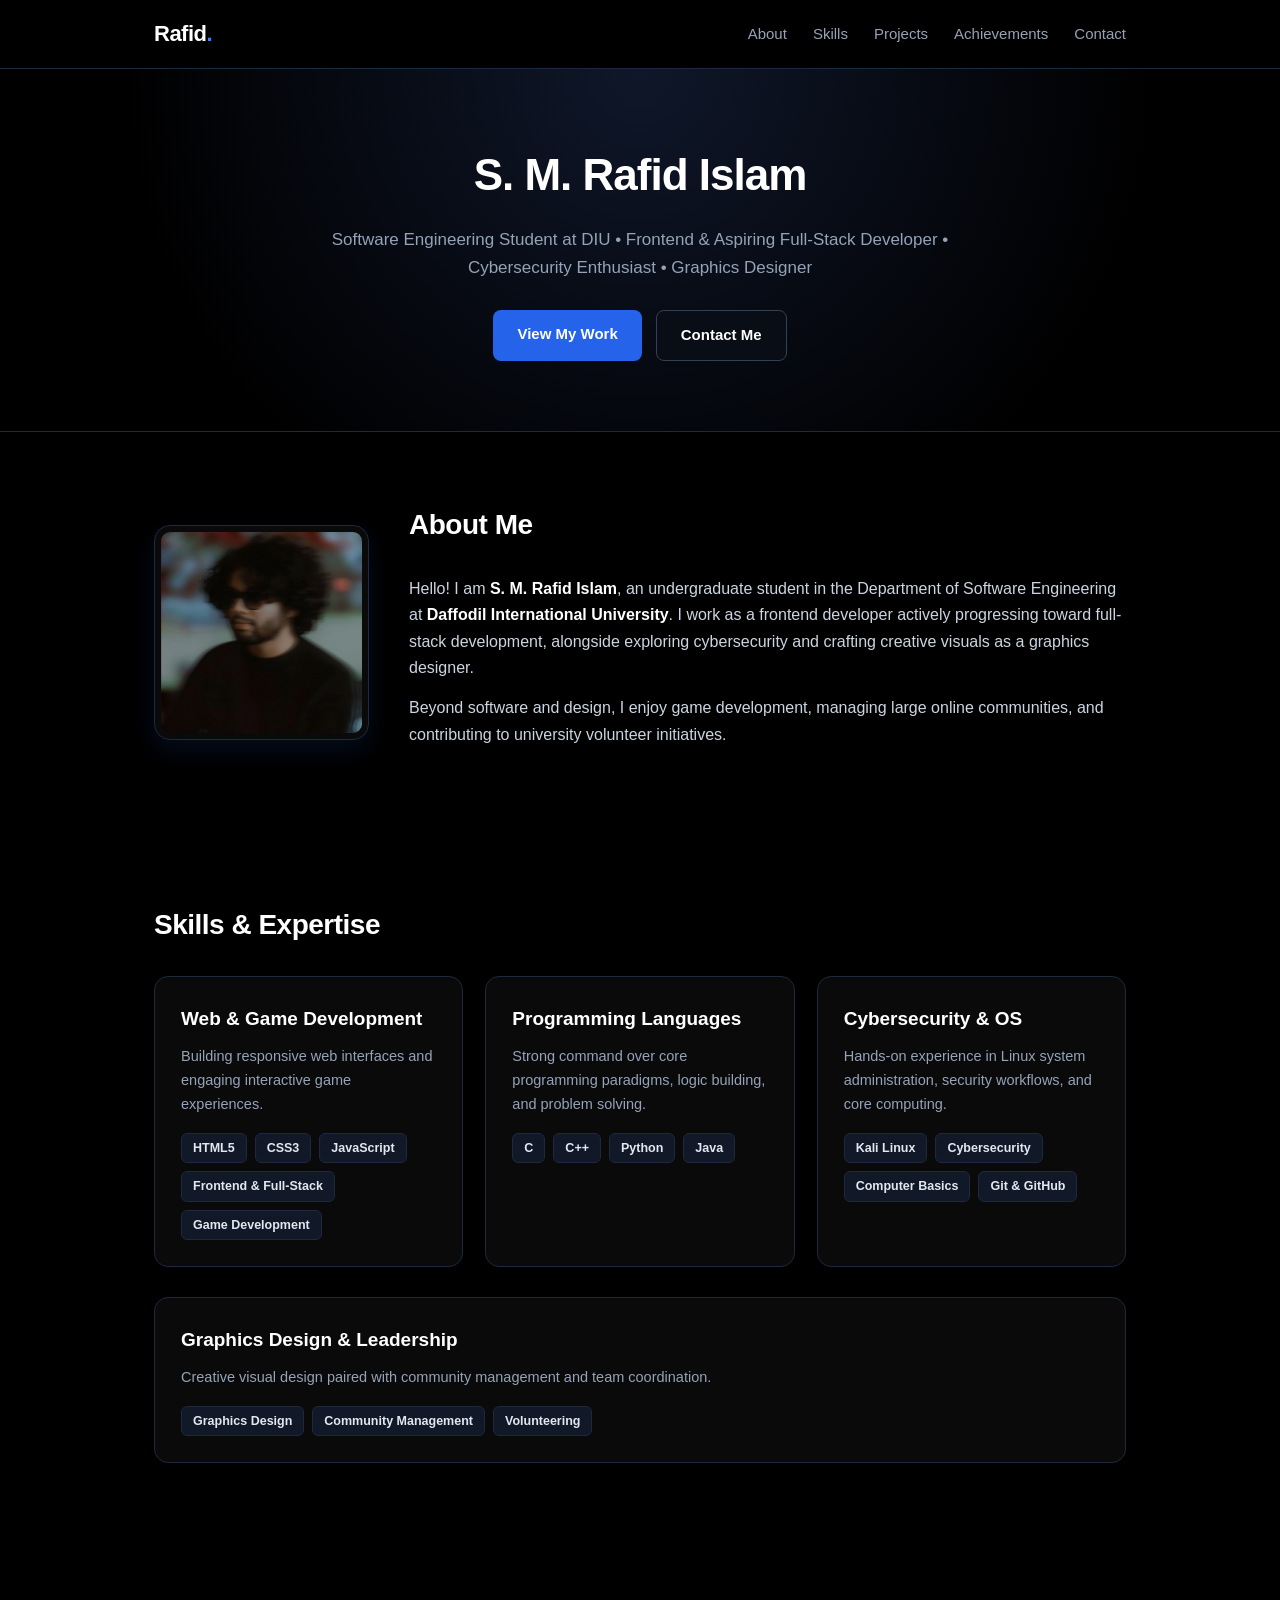
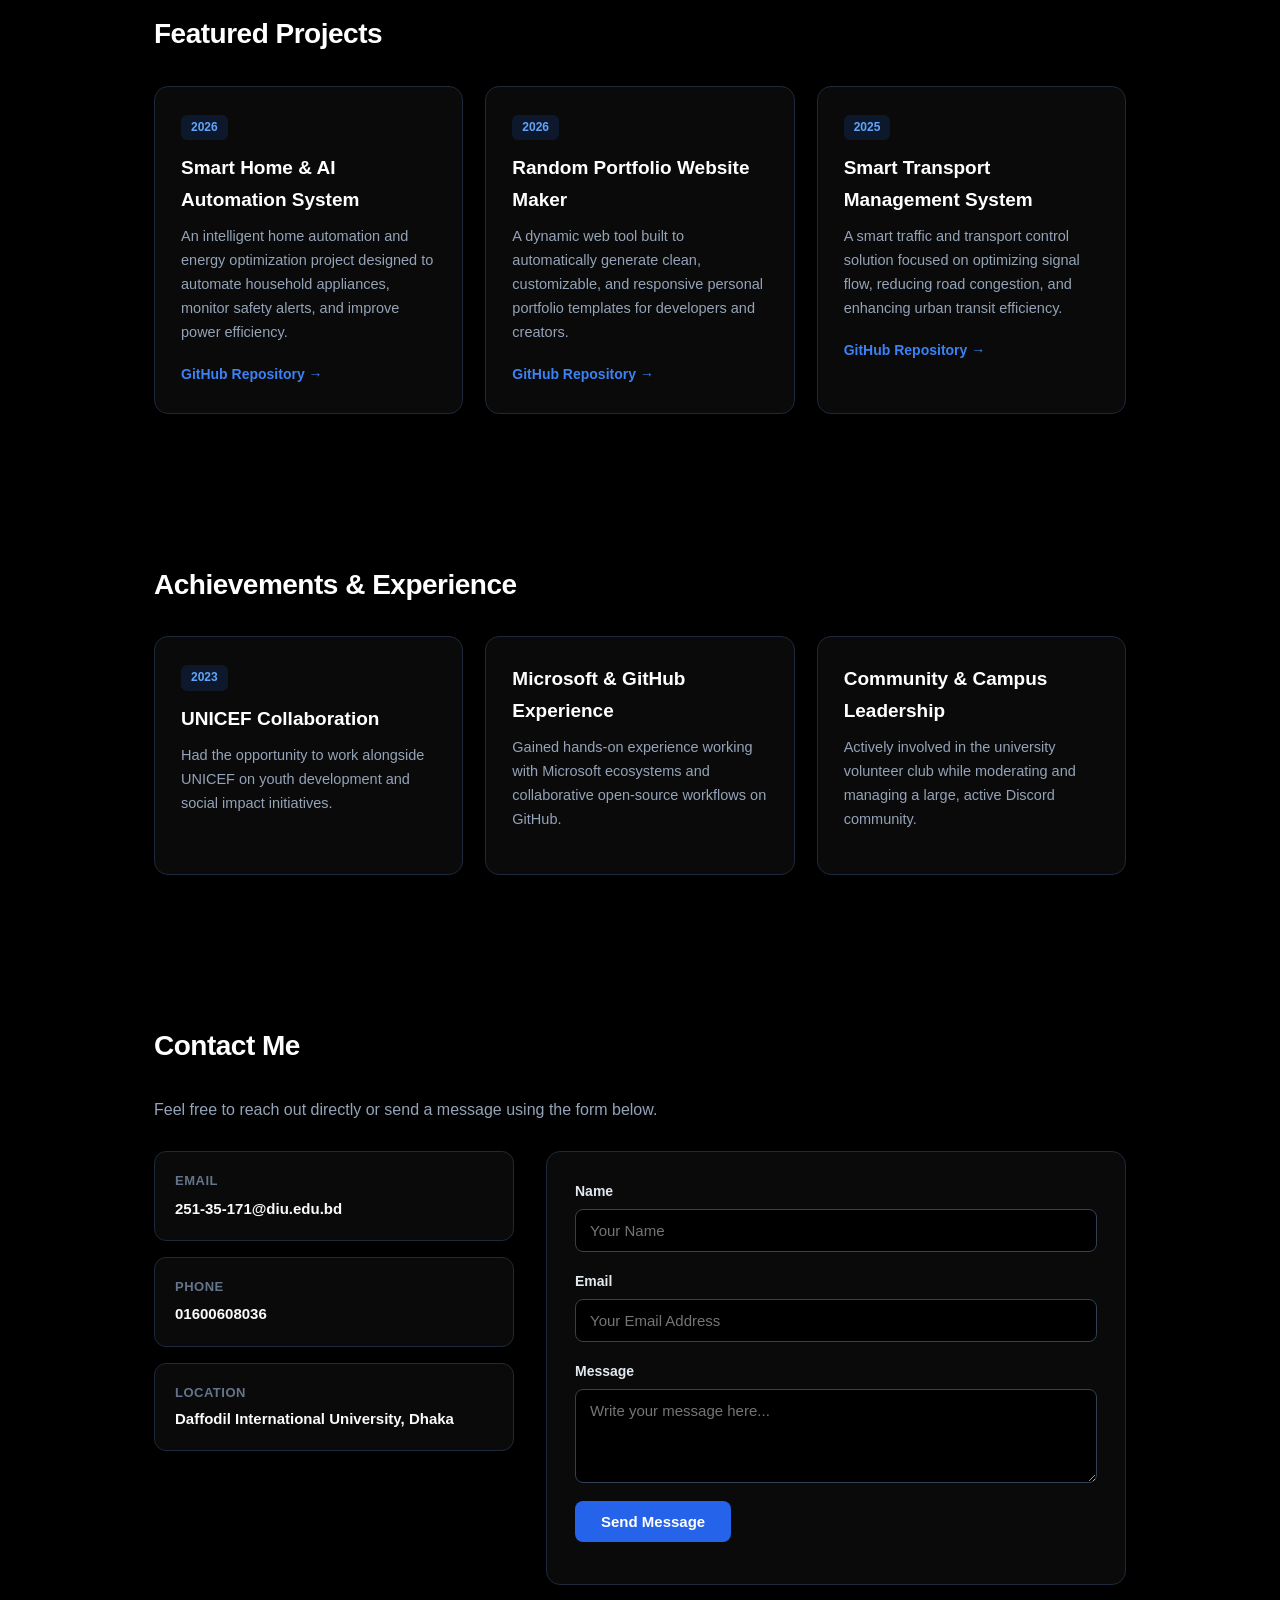
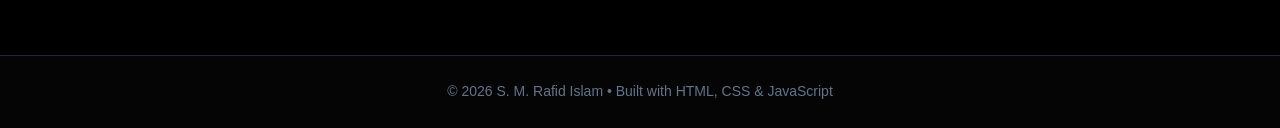
<file: index.html>
<!DOCTYPE html>
<html lang="en">
<head>
  <meta charset="UTF-8" />
  <meta name="viewport" content="width=device-width, initial-scale=1.0" />
  <title>S. M. Rafid Islam | Personal Portfolio</title>
  <link rel="stylesheet" href="style.css" />
</head>
<body>

  <!-- Navigation Bar -->
  <nav class="navbar">
    <div class="nav-container">
      <a href="#" class="logo">Rafid<span>.</span></a>
      <ul class="nav-links">
        <li><a href="#about">About</a></li>
        <li><a href="#skills">Skills</a></li>
        <li><a href="#projects">Projects</a></li>
        <li><a href="#achievements">Achievements</a></li>
        <li><a href="#contact">Contact</a></li>
      </ul>
    </div>
  </nav>

  <!-- Hero Section -->
  <header class="hero">
    <div class="container">
      <h1>S. M. Rafid Islam</h1>
      <p class="tagline">
        Software Engineering Student at DIU &bull; Frontend &amp; Aspiring Full-Stack Developer &bull; Cybersecurity Enthusiast &bull; Graphics Designer
      </p>
      <div class="hero-actions">
        <a href="#projects" class="btn-primary">View My Work</a>
        <a href="#contact" class="btn-secondary">Contact Me</a>
      </div>
    </div>
  </header>

  <!-- About Me Section -->
  <section id="about" class="about">
    <div class="container about-flex">
      <!-- Replace 'Images/profile.jpg' with your actual photo path -->
      <img src="Rafid_171.jpeg" alt="S. M. Rafid Islam, wearing dark sunglasses and a black shirt, looks to the side. His tousled dark hair and short beard stand out against a softly blurred indoor background. The portrait has a relaxed, casual tone." class="profile-img" />
      <div class="about-text">
        <h2>About Me</h2>
        <p>
          Hello! I am <strong>S. M. Rafid Islam</strong>, an undergraduate student in the Department of Software Engineering at <strong>Daffodil International University</strong>. I work as a frontend developer actively progressing toward full-stack development, alongside exploring cybersecurity and crafting creative visuals as a graphics designer.
        </p>
        <p>
          Beyond software and design, I enjoy game development, managing large online communities, and contributing to university volunteer initiatives.
        </p>
      </div>
    </div>
  </section>

  <!-- Skills Section -->
  <section id="skills" class="skills">
    <div class="container">
      <h2>Skills &amp; Expertise</h2>
      <div class="card-grid">
        <div class="card">
          <h3>Web &amp; Game Development</h3>
          <p>Building responsive web interfaces and engaging interactive game experiences.</p>
          <div class="skill-tags">
            <span>HTML5</span>
            <span>CSS3</span>
            <span>JavaScript</span>
            <span>Frontend &amp; Full-Stack</span>
            <span>Game Development</span>
          </div>
        </div>

        <div class="card">
          <h3>Programming Languages</h3>
          <p>Strong command over core programming paradigms, logic building, and problem solving.</p>
          <div class="skill-tags">
            <span>C</span>
            <span>C++</span>
            <span>Python</span>
            <span>Java</span>
          </div>
        </div>

        <div class="card">
          <h3>Cybersecurity &amp; OS</h3>
          <p>Hands-on experience in Linux system administration, security workflows, and core computing.</p>
          <div class="skill-tags">
            <span>Kali Linux</span>
            <span>Cybersecurity</span>
            <span>Computer Basics</span>
            <span>Git &amp; GitHub</span>
          </div>
        </div>

        <div class="card">
          <h3>Graphics Design &amp; Leadership</h3>
          <p>Creative visual design paired with community management and team coordination.</p>
          <div class="skill-tags">
            <span>Graphics Design</span>
            <span>Community Management</span>
            <span>Volunteering</span>
          </div>
        </div>
      </div>
    </div>
  </section>

  <!-- Projects Section -->
  <section id="projects" class="projects">
    <div class="container">
      <h2>Featured Projects</h2>
      <div class="card-grid">
        <div class="card">
          <span class="year-badge">2026</span>
          <h3>Smart Home &amp; AI Automation System</h3>
          <p>
            An intelligent home automation and energy optimization project designed to automate household appliances, monitor safety alerts, and improve power efficiency.
          </p>
          <a href="https://github.com/" target="_blank" class="project-link">GitHub Repository &rarr;</a>
        </div>

        <div class="card">
          <span class="year-badge">2026</span>
          <h3>Random Portfolio Website Maker</h3>
          <p>
            A dynamic web tool built to automatically generate clean, customizable, and responsive personal portfolio templates for developers and creators.
          </p>
          <a href="https://github.com/" target="_blank" class="project-link">GitHub Repository &rarr;</a>
        </div>

        <div class="card">
          <span class="year-badge">2025</span>
          <h3>Smart Transport Management System</h3>
          <p>
            A smart traffic and transport control solution focused on optimizing signal flow, reducing road congestion, and enhancing urban transit efficiency.
          </p>
          <a href="https://github.com/" target="_blank" class="project-link">GitHub Repository &rarr;</a>
        </div>
      </div>
    </div>
  </section>

  <!-- Achievements Section -->
  <section id="achievements" class="achievements">
    <div class="container">
      <h2>Achievements &amp; Experience</h2>
      <div class="card-grid">
        <div class="card">
          <span class="year-badge">2023</span>
          <h3>UNICEF Collaboration</h3>
          <p>Had the opportunity to work alongside UNICEF on youth development and social impact initiatives.</p>
        </div>

        <div class="card">
          <h3>Microsoft &amp; GitHub Experience</h3>
          <p>Gained hands-on experience working with Microsoft ecosystems and collaborative open-source workflows on GitHub.</p>
        </div>

        <div class="card">
          <h3>Community &amp; Campus Leadership</h3>
          <p>Actively involved in the university volunteer club while moderating and managing a large, active Discord community.</p>
        </div>
      </div>
    </div>
  </section>

  <!-- Contact Section -->
  <section id="contact" class="contact">
    <div class="container">
      <h2>Contact Me</h2>
      <p class="contact-subtitle">Feel free to reach out directly or send a message using the form below.</p>

      <div class="contact-wrapper">
        <!-- Direct Contact Info -->
        <div class="contact-info">
          <div class="info-box">
            <h4>Email</h4>
            <a href="mailto:251-35-171@diu.edu.bd">251-35-171@diu.edu.bd</a>
          </div>
          <div class="info-box">
            <h4>Phone</h4>
            <a href="tel:+8801600608036">01600608036</a>
          </div>
          <div class="info-box">
            <h4>Location</h4>
            <p>Daffodil International University, Dhaka</p>
          </div>
        </div>

        <!-- Contact Form connected to your DIU Email -->
        <form id="contact-form" action="https://formsubmit.co/ajax/251-35-171@diu.edu.bd" method="POST">
          <label for="name">Name</label>
          <input type="text" id="name" name="name" placeholder="Your Name" required />

          <label for="email">Email</label>
          <input type="email" id="email" name="email" placeholder="Your Email Address" required />

          <label for="message">Message</label>
          <textarea id="message" name="message" rows="4" placeholder="Write your message here..." required></textarea>

          <button type="submit">Send Message</button>
          <p id="form-status"></p>
        </form>
      </div>
    </div>
  </section>

  <!-- Footer -->
  <footer class="footer">
    <p>&copy; 2026 S. M. Rafid Islam &bull; Built with HTML, CSS &amp; JavaScript</p>
  </footer>

  <script src="script.js"></script>
</body>
</html>
</file>
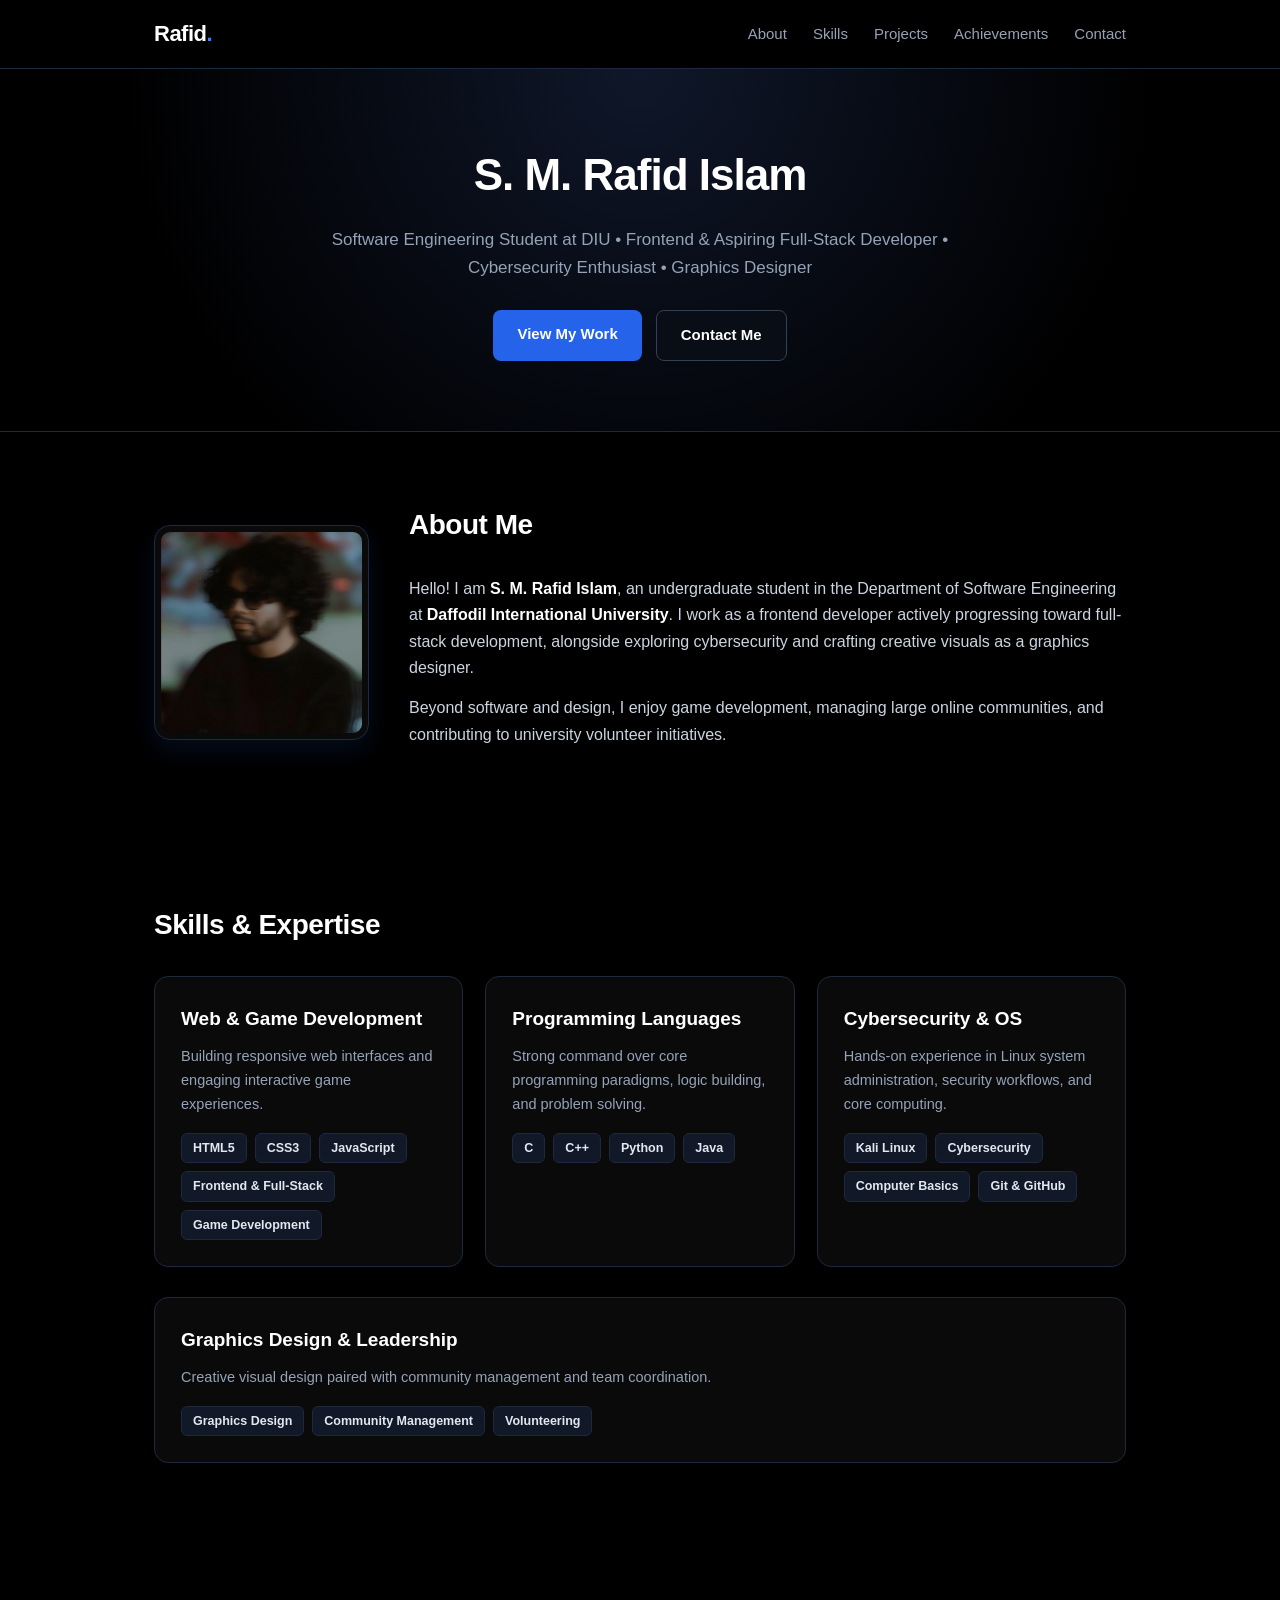
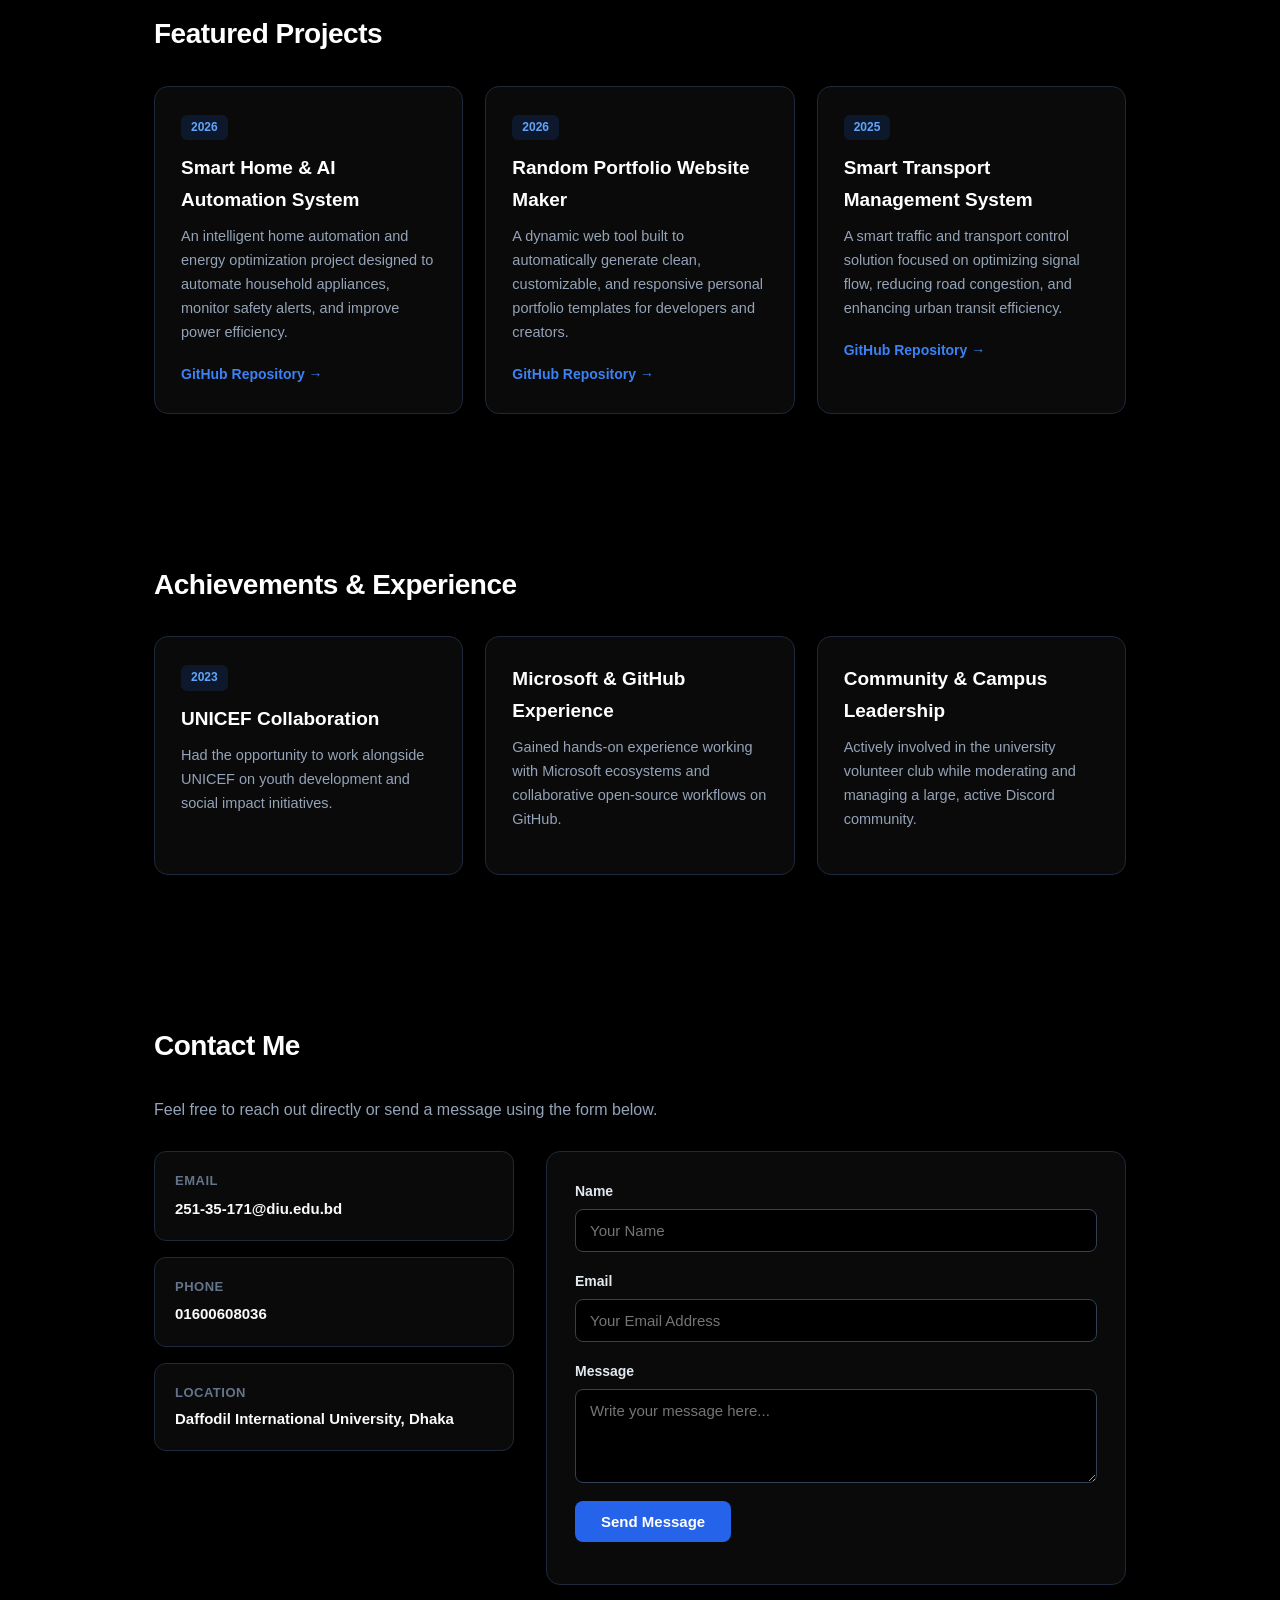
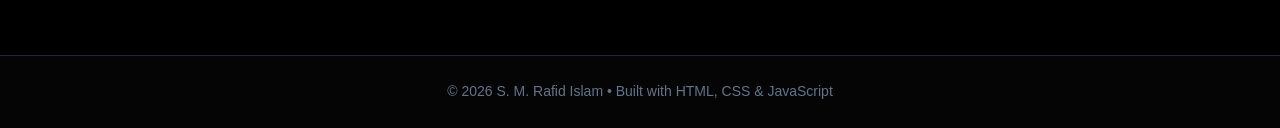
<file: Rafid_171.html>
<!DOCTYPE html>
<html lang="en">
<head>
  <meta charset="UTF-8" />
  <meta name="viewport" content="width=device-width, initial-scale=1.0" />
  <title>S. M. Rafid Islam | Personal Portfolio</title>
  <link rel="stylesheet" href="Rafid_171.css" />
</head>
<body>

  <!-- Navigation Bar -->
  <nav class="navbar">
    <div class="nav-container">
      <a href="#" class="logo">Rafid<span>.</span></a>
      <ul class="nav-links">
        <li><a href="#about">About</a></li>
        <li><a href="#skills">Skills</a></li>
        <li><a href="#projects">Projects</a></li>
        <li><a href="#achievements">Achievements</a></li>
        <li><a href="#contact">Contact</a></li>
      </ul>
    </div>
  </nav>

  <!-- Hero Section -->
  <header class="hero">
    <div class="container">
      <h1>S. M. Rafid Islam</h1>
      <p class="tagline">
        Software Engineering Student at DIU &bull; Frontend &amp; Aspiring Full-Stack Developer &bull; Cybersecurity Enthusiast &bull; Graphics Designer
      </p>
      <div class="hero-actions">
        <a href="#projects" class="btn-primary">View My Work</a>
        <a href="#contact" class="btn-secondary">Contact Me</a>
      </div>
    </div>
  </header>

  <!-- About Me Section -->
  <section id="about" class="about">
    <div class="container about-flex">
      <!-- Replace 'Images/profile.jpg' with your actual photo path -->
      <img src="Rafid_171.jpeg" alt="S. M. Rafid Islam, wearing dark sunglasses and a black shirt, looks to the side. His tousled dark hair and short beard stand out against a softly blurred indoor background. The portrait has a relaxed, casual tone." class="profile-img" />
      <div class="about-text">
        <h2>About Me</h2>
        <p>
          Hello! I am <strong>S. M. Rafid Islam</strong>, an undergraduate student in the Department of Software Engineering at <strong>Daffodil International University</strong>. I work as a frontend developer actively progressing toward full-stack development, alongside exploring cybersecurity and crafting creative visuals as a graphics designer.
        </p>
        <p>
          Beyond software and design, I enjoy game development, managing large online communities, and contributing to university volunteer initiatives.
        </p>
      </div>
    </div>
  </section>

  <!-- Skills Section -->
  <section id="skills" class="skills">
    <div class="container">
      <h2>Skills &amp; Expertise</h2>
      <div class="card-grid">
        <div class="card">
          <h3>Web &amp; Game Development</h3>
          <p>Building responsive web interfaces and engaging interactive game experiences.</p>
          <div class="skill-tags">
            <span>HTML5</span>
            <span>CSS3</span>
            <span>JavaScript</span>
            <span>Frontend &amp; Full-Stack</span>
            <span>Game Development</span>
          </div>
        </div>

        <div class="card">
          <h3>Programming Languages</h3>
          <p>Strong command over core programming paradigms, logic building, and problem solving.</p>
          <div class="skill-tags">
            <span>C</span>
            <span>C++</span>
            <span>Python</span>
            <span>Java</span>
          </div>
        </div>

        <div class="card">
          <h3>Cybersecurity &amp; OS</h3>
          <p>Hands-on experience in Linux system administration, security workflows, and core computing.</p>
          <div class="skill-tags">
            <span>Kali Linux</span>
            <span>Cybersecurity</span>
            <span>Computer Basics</span>
            <span>Git &amp; GitHub</span>
          </div>
        </div>

        <div class="card">
          <h3>Graphics Design &amp; Leadership</h3>
          <p>Creative visual design paired with community management and team coordination.</p>
          <div class="skill-tags">
            <span>Graphics Design</span>
            <span>Community Management</span>
            <span>Volunteering</span>
          </div>
        </div>
      </div>
    </div>
  </section>

  <!-- Projects Section -->
  <section id="projects" class="projects">
    <div class="container">
      <h2>Featured Projects</h2>
      <div class="card-grid">
        <div class="card">
          <span class="year-badge">2026</span>
          <h3>Smart Home &amp; AI Automation System</h3>
          <p>
            An intelligent home automation and energy optimization project designed to automate household appliances, monitor safety alerts, and improve power efficiency.
          </p>
          <a href="https://github.com/" target="_blank" class="project-link">GitHub Repository &rarr;</a>
        </div>

        <div class="card">
          <span class="year-badge">2026</span>
          <h3>Random Portfolio Website Maker</h3>
          <p>
            A dynamic web tool built to automatically generate clean, customizable, and responsive personal portfolio templates for developers and creators.
          </p>
          <a href="https://github.com/" target="_blank" class="project-link">GitHub Repository &rarr;</a>
        </div>

        <div class="card">
          <span class="year-badge">2025</span>
          <h3>Smart Transport Management System</h3>
          <p>
            A smart traffic and transport control solution focused on optimizing signal flow, reducing road congestion, and enhancing urban transit efficiency.
          </p>
          <a href="https://github.com/" target="_blank" class="project-link">GitHub Repository &rarr;</a>
        </div>
      </div>
    </div>
  </section>

  <!-- Achievements Section -->
  <section id="achievements" class="achievements">
    <div class="container">
      <h2>Achievements &amp; Experience</h2>
      <div class="card-grid">
        <div class="card">
          <span class="year-badge">2023</span>
          <h3>UNICEF Collaboration</h3>
          <p>Had the opportunity to work alongside UNICEF on youth development and social impact initiatives.</p>
        </div>

        <div class="card">
          <h3>Microsoft &amp; GitHub Experience</h3>
          <p>Gained hands-on experience working with Microsoft ecosystems and collaborative open-source workflows on GitHub.</p>
        </div>

        <div class="card">
          <h3>Community &amp; Campus Leadership</h3>
          <p>Actively involved in the university volunteer club while moderating and managing a large, active Discord community.</p>
        </div>
      </div>
    </div>
  </section>

  <!-- Contact Section -->
  <section id="contact" class="contact">
    <div class="container">
      <h2>Contact Me</h2>
      <p class="contact-subtitle">Feel free to reach out directly or send a message using the form below.</p>

      <div class="contact-wrapper">
        <!-- Direct Contact Info -->
        <div class="contact-info">
          <div class="info-box">
            <h4>Email</h4>
            <a href="mailto:251-35-171@diu.edu.bd">251-35-171@diu.edu.bd</a>
          </div>
          <div class="info-box">
            <h4>Phone</h4>
            <a href="tel:+8801600608036">01600608036</a>
          </div>
          <div class="info-box">
            <h4>Location</h4>
            <p>Daffodil International University, Dhaka</p>
          </div>
        </div>

        <!-- Contact Form connected to your DIU Email -->
        <form id="contact-form" action="https://formsubmit.co/ajax/251-35-171@diu.edu.bd" method="POST">
          <label for="name">Name</label>
          <input type="text" id="name" name="name" placeholder="Your Name" required />

          <label for="email">Email</label>
          <input type="email" id="email" name="email" placeholder="Your Email Address" required />

          <label for="message">Message</label>
          <textarea id="message" name="message" rows="4" placeholder="Write your message here..." required></textarea>

          <button type="submit">Send Message</button>
          <p id="form-status"></p>
        </form>
      </div>
    </div>
  </section>

  <!-- Footer -->
  <footer class="footer">
    <p>&copy; 2026 S. M. Rafid Islam &bull; Built with HTML, CSS &amp; JavaScript</p>
  </footer>

  <script src="Rafid_171.js"></script>
</body>
</html>
</file>
<file: style.css>
/* Reset & Base Styles */
* {
  box-sizing: border-box;
  margin: 0;
  padding: 0;
}

html {
  scroll-behavior: smooth;
}

body {
  font-family: -apple-system, BlinkMacSystemFont, "Segoe UI", Roboto, Helvetica, Arial, sans-serif;
  color: #f1f5f9;
  background-color: #000000; /* Fresh Solid Black */
  line-height: 1.65;
}

.container {
  max-width: 1020px;
  margin: 0 auto;
  padding: 70px 24px;
}

h2 {
  font-size: 28px;
  font-weight: 700;
  color: #ffffff;
  margin-bottom: 28px;
  letter-spacing: -0.5px;
}

/* Sticky Glass Navbar */
.navbar {
  position: sticky;
  top: 0;
  z-index: 100;
  background-color: rgba(0, 0, 0, 0.85);
  backdrop-filter: blur(10px);
  border-bottom: 1px solid #1e293b;
}

.nav-container {
  max-width: 1020px;
  margin: 0 auto;
  padding: 16px 24px;
  display: flex;
  justify-content: space-between;
  align-items: center;
}

.logo {
  font-size: 22px;
  font-weight: 800;
  color: #ffffff;
  text-decoration: none;
  letter-spacing: -0.5px;
}

.logo span {
  color: #3b82f6;
}

.nav-links {
  list-style: none;
  display: flex;
  gap: 26px;
}

.nav-links a {
  text-decoration: none;
  color: #94a3b8;
  font-size: 15px;
  font-weight: 500;
  transition: color 0.2s ease;
}

.nav-links a:hover,
.nav-links a.active {
  color: #3b82f6;
}

/* Hero Section */
.hero {
  text-align: center;
  background: radial-gradient(circle at top, #0f172a 0%, #000000 70%);
  border-bottom: 1px solid #1e293b;
}

.hero h1 {
  font-size: 44px;
  font-weight: 800;
  color: #ffffff;
  letter-spacing: -1px;
  margin-bottom: 14px;
}

.tagline {
  font-size: 17px;
  color: #94a3b8;
  max-width: 720px;
  margin: 0 auto 28px auto;
}

.hero-actions {
  display: flex;
  justify-content: center;
  gap: 14px;
  flex-wrap: wrap;
}

.btn-primary,
.btn-secondary {
  padding: 12px 24px;
  border-radius: 8px;
  font-size: 15px;
  font-weight: 600;
  text-decoration: none;
  transition: all 0.2s ease;
}

.btn-primary {
  background-color: #2563eb;
  color: #ffffff;
}

.btn-primary:hover {
  background-color: #1d4ed8;
  transform: translateY(-2px);
}

.btn-secondary {
  background-color: #090d16;
  color: #ffffff;
  border: 1px solid #334155;
}

.btn-secondary:hover {
  border-color: #3b82f6;
  background-color: #0f172a;
}

/* About Section */
.about-flex {
  display: flex;
  align-items: center;
  gap: 40px;
  flex-wrap: wrap;
}

.profile-img {
  width: 215px;
  height: 215px;
  object-fit: cover;
  border-radius: 16px;
  border: 1px solid #1e293b;
  padding: 6px;
  background-color: #0a0a0a;
  box-shadow: 0 10px 25px rgba(37, 99, 235, 0.12);
}

.about-text {
  flex: 1;
  min-width: 280px;
}

.about-text p {
  font-size: 16px;
  color: #cbd5e1;
  margin-bottom: 14px;
}

.about-text strong {
  color: #ffffff;
}

/* Cards Layout */
.card-grid {
  display: flex;
  gap: 22px;
  flex-wrap: wrap;
}

.card {
  flex: 1 1 280px;
  background-color: #0a0a0a;
  border: 1px solid #1e293b;
  border-radius: 14px;
  padding: 26px;
  margin-bottom: 8px;
  transition: transform 0.25s ease, box-shadow 0.25s ease, border-color 0.25s ease;
}

.card:hover {
  transform: translateY(-5px);
  box-shadow: 0 14px 30px rgba(37, 99, 235, 0.14);
  border-color: #3b82f6;
}

.card h3 {
  font-size: 19px;
  font-weight: 700;
  color: #ffffff;
  margin-bottom: 10px;
}

.card p {
  font-size: 14.5px;
  color: #94a3b8;
  margin-bottom: 16px;
}

/* Skill Tags & Badges */
.skill-tags {
  display: flex;
  flex-wrap: wrap;
  gap: 8px;
}

.skill-tags span {
  font-size: 12.5px;
  font-weight: 600;
  color: #e2e8f0;
  background-color: #111827;
  padding: 4px 11px;
  border-radius: 6px;
  border: 1px solid #1e293b;
}

.year-badge {
  display: inline-block;
  font-size: 12px;
  font-weight: 700;
  color: #60a5fa;
  background-color: rgba(37, 99, 235, 0.15);
  padding: 3px 10px;
  border-radius: 6px;
  margin-bottom: 12px;
}

.project-link {
  display: inline-block;
  font-size: 14px;
  font-weight: 600;
  color: #3b82f6;
  text-decoration: none;
  transition: color 0.2s ease;
}

.project-link:hover {
  color: #60a5fa;
  text-decoration: underline;
}

/* Contact Section */
.contact-subtitle {
  color: #94a3b8;
  margin-bottom: 28px;
}

.contact-wrapper {
  display: flex;
  gap: 32px;
  flex-wrap: wrap;
  align-items: flex-start;
}

.contact-info {
  flex: 1 1 260px;
  display: flex;
  flex-direction: column;
  gap: 16px;
}

.info-box {
  background-color: #0a0a0a;
  border: 1px solid #1e293b;
  border-radius: 12px;
  padding: 18px 20px;
}

.info-box h4 {
  font-size: 13px;
  text-transform: uppercase;
  letter-spacing: 0.5px;
  color: #64748b;
  margin-bottom: 4px;
}

.info-box a,
.info-box p {
  font-size: 15px;
  font-weight: 600;
  color: #f8fafc;
  text-decoration: none;
}

.info-box a:hover {
  color: #3b82f6;
}

form {
  flex: 2 1 380px;
  background-color: #0a0a0a;
  padding: 28px;
  border: 1px solid #1e293b;
  border-radius: 14px;
  display: flex;
  flex-direction: column;
}

label {
  font-size: 14px;
  font-weight: 600;
  color: #e2e8f0;
  margin-bottom: 6px;
}

input,
textarea {
  width: 100%;
  padding: 12px 14px;
  margin-bottom: 18px;
  background-color: #000000;
  color: #ffffff;
  border: 1px solid #334155;
  border-radius: 8px;
  font-size: 15px;
  font-family: inherit;
  transition: border-color 0.2s ease, box-shadow 0.2s ease;
}

input:focus,
textarea:focus {
  outline: none;
  border-color: #3b82f6;
  box-shadow: 0 0 0 3px rgba(59, 130, 246, 0.2);
}

button[type="submit"] {
  width: fit-content;
  padding: 12px 26px;
  background-color: #2563eb;
  color: #ffffff;
  border: none;
  border-radius: 8px;
  font-size: 15px;
  font-weight: 600;
  cursor: pointer;
  transition: background-color 0.2s ease;
}

button[type="submit"]:hover {
  background-color: #1d4ed8;
}

#form-status {
  margin-top: 14px;
  font-size: 14.5px;
  font-weight: 600;
}

/* Footer */
.footer {
  text-align: center;
  padding: 24px;
  background-color: #050505;
  border-top: 1px solid #1e293b;
  color: #64748b;
  font-size: 14px;
}

/* Mobile Responsive */
@media (max-width: 640px) {
  .nav-links {
    display: none;
  }

  .hero h1 {
    font-size: 32px;
  }
}
</file>
<file: Rafid_171.css>
/* Reset & Base Styles */
* {
  box-sizing: border-box;
  margin: 0;
  padding: 0;
}

html {
  scroll-behavior: smooth;
}

body {
  font-family: -apple-system, BlinkMacSystemFont, "Segoe UI", Roboto, Helvetica, Arial, sans-serif;
  color: #f1f5f9;
  background-color: #000000; /* Fresh Solid Black */
  line-height: 1.65;
}

.container {
  max-width: 1020px;
  margin: 0 auto;
  padding: 70px 24px;
}

h2 {
  font-size: 28px;
  font-weight: 700;
  color: #ffffff;
  margin-bottom: 28px;
  letter-spacing: -0.5px;
}

/* Sticky Glass Navbar */
.navbar {
  position: sticky;
  top: 0;
  z-index: 100;
  background-color: rgba(0, 0, 0, 0.85);
  backdrop-filter: blur(10px);
  border-bottom: 1px solid #1e293b;
}

.nav-container {
  max-width: 1020px;
  margin: 0 auto;
  padding: 16px 24px;
  display: flex;
  justify-content: space-between;
  align-items: center;
}

.logo {
  font-size: 22px;
  font-weight: 800;
  color: #ffffff;
  text-decoration: none;
  letter-spacing: -0.5px;
}

.logo span {
  color: #3b82f6;
}

.nav-links {
  list-style: none;
  display: flex;
  gap: 26px;
}

.nav-links a {
  text-decoration: none;
  color: #94a3b8;
  font-size: 15px;
  font-weight: 500;
  transition: color 0.2s ease;
}

.nav-links a:hover,
.nav-links a.active {
  color: #3b82f6;
}

/* Hero Section */
.hero {
  text-align: center;
  background: radial-gradient(circle at top, #0f172a 0%, #000000 70%);
  border-bottom: 1px solid #1e293b;
}

.hero h1 {
  font-size: 44px;
  font-weight: 800;
  color: #ffffff;
  letter-spacing: -1px;
  margin-bottom: 14px;
}

.tagline {
  font-size: 17px;
  color: #94a3b8;
  max-width: 720px;
  margin: 0 auto 28px auto;
}

.hero-actions {
  display: flex;
  justify-content: center;
  gap: 14px;
  flex-wrap: wrap;
}

.btn-primary,
.btn-secondary {
  padding: 12px 24px;
  border-radius: 8px;
  font-size: 15px;
  font-weight: 600;
  text-decoration: none;
  transition: all 0.2s ease;
}

.btn-primary {
  background-color: #2563eb;
  color: #ffffff;
}

.btn-primary:hover {
  background-color: #1d4ed8;
  transform: translateY(-2px);
}

.btn-secondary {
  background-color: #090d16;
  color: #ffffff;
  border: 1px solid #334155;
}

.btn-secondary:hover {
  border-color: #3b82f6;
  background-color: #0f172a;
}

/* About Section */
.about-flex {
  display: flex;
  align-items: center;
  gap: 40px;
  flex-wrap: wrap;
}

.profile-img {
  width: 215px;
  height: 215px;
  object-fit: cover;
  border-radius: 16px;
  border: 1px solid #1e293b;
  padding: 6px;
  background-color: #0a0a0a;
  box-shadow: 0 10px 25px rgba(37, 99, 235, 0.12);
}

.about-text {
  flex: 1;
  min-width: 280px;
}

.about-text p {
  font-size: 16px;
  color: #cbd5e1;
  margin-bottom: 14px;
}

.about-text strong {
  color: #ffffff;
}

/* Cards Layout */
.card-grid {
  display: flex;
  gap: 22px;
  flex-wrap: wrap;
}

.card {
  flex: 1 1 280px;
  background-color: #0a0a0a;
  border: 1px solid #1e293b;
  border-radius: 14px;
  padding: 26px;
  margin-bottom: 8px;
  transition: transform 0.25s ease, box-shadow 0.25s ease, border-color 0.25s ease;
}

.card:hover {
  transform: translateY(-5px);
  box-shadow: 0 14px 30px rgba(37, 99, 235, 0.14);
  border-color: #3b82f6;
}

.card h3 {
  font-size: 19px;
  font-weight: 700;
  color: #ffffff;
  margin-bottom: 10px;
}

.card p {
  font-size: 14.5px;
  color: #94a3b8;
  margin-bottom: 16px;
}

/* Skill Tags & Badges */
.skill-tags {
  display: flex;
  flex-wrap: wrap;
  gap: 8px;
}

.skill-tags span {
  font-size: 12.5px;
  font-weight: 600;
  color: #e2e8f0;
  background-color: #111827;
  padding: 4px 11px;
  border-radius: 6px;
  border: 1px solid #1e293b;
}

.year-badge {
  display: inline-block;
  font-size: 12px;
  font-weight: 700;
  color: #60a5fa;
  background-color: rgba(37, 99, 235, 0.15);
  padding: 3px 10px;
  border-radius: 6px;
  margin-bottom: 12px;
}

.project-link {
  display: inline-block;
  font-size: 14px;
  font-weight: 600;
  color: #3b82f6;
  text-decoration: none;
  transition: color 0.2s ease;
}

.project-link:hover {
  color: #60a5fa;
  text-decoration: underline;
}

/* Contact Section */
.contact-subtitle {
  color: #94a3b8;
  margin-bottom: 28px;
}

.contact-wrapper {
  display: flex;
  gap: 32px;
  flex-wrap: wrap;
  align-items: flex-start;
}

.contact-info {
  flex: 1 1 260px;
  display: flex;
  flex-direction: column;
  gap: 16px;
}

.info-box {
  background-color: #0a0a0a;
  border: 1px solid #1e293b;
  border-radius: 12px;
  padding: 18px 20px;
}

.info-box h4 {
  font-size: 13px;
  text-transform: uppercase;
  letter-spacing: 0.5px;
  color: #64748b;
  margin-bottom: 4px;
}

.info-box a,
.info-box p {
  font-size: 15px;
  font-weight: 600;
  color: #f8fafc;
  text-decoration: none;
}

.info-box a:hover {
  color: #3b82f6;
}

form {
  flex: 2 1 380px;
  background-color: #0a0a0a;
  padding: 28px;
  border: 1px solid #1e293b;
  border-radius: 14px;
  display: flex;
  flex-direction: column;
}

label {
  font-size: 14px;
  font-weight: 600;
  color: #e2e8f0;
  margin-bottom: 6px;
}

input,
textarea {
  width: 100%;
  padding: 12px 14px;
  margin-bottom: 18px;
  background-color: #000000;
  color: #ffffff;
  border: 1px solid #334155;
  border-radius: 8px;
  font-size: 15px;
  font-family: inherit;
  transition: border-color 0.2s ease, box-shadow 0.2s ease;
}

input:focus,
textarea:focus {
  outline: none;
  border-color: #3b82f6;
  box-shadow: 0 0 0 3px rgba(59, 130, 246, 0.2);
}

button[type="submit"] {
  width: fit-content;
  padding: 12px 26px;
  background-color: #2563eb;
  color: #ffffff;
  border: none;
  border-radius: 8px;
  font-size: 15px;
  font-weight: 600;
  cursor: pointer;
  transition: background-color 0.2s ease;
}

button[type="submit"]:hover {
  background-color: #1d4ed8;
}

#form-status {
  margin-top: 14px;
  font-size: 14.5px;
  font-weight: 600;
}

/* Footer */
.footer {
  text-align: center;
  padding: 24px;
  background-color: #050505;
  border-top: 1px solid #1e293b;
  color: #64748b;
  font-size: 14px;
}

/* Mobile Responsive */
@media (max-width: 640px) {
  .nav-links {
    display: none;
  }

  .hero h1 {
    font-size: 32px;
  }
}
</file>
